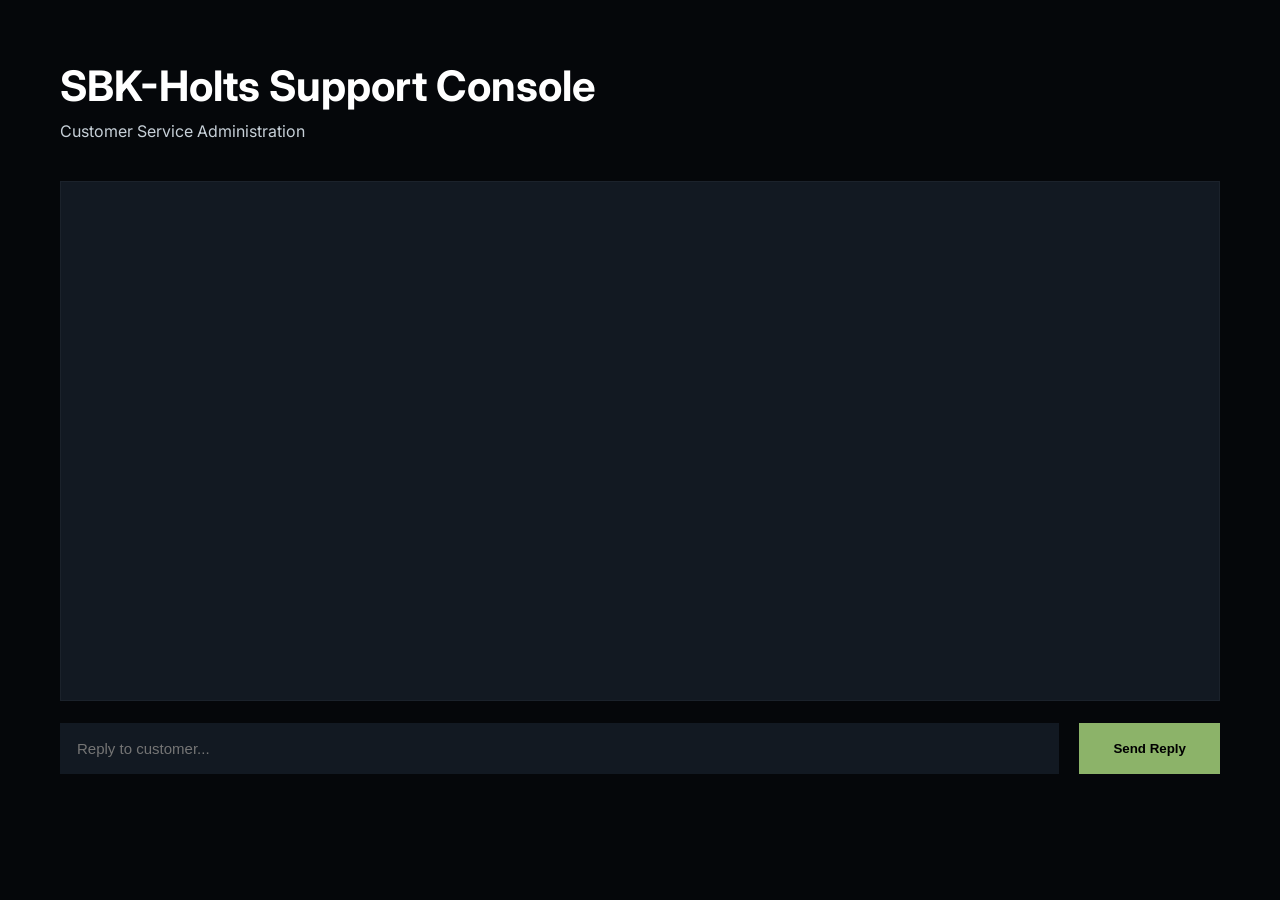
<file: frontend/admin.html>
<!DOCTYPE html>
<html lang="en">

<head>
  <meta charset="UTF-8">
  <meta name="viewport" content="width=device-width, initial-scale=1.0">
  <title>SBK-Holts Admin Panel</title>
  <link rel="stylesheet" href="assets/css/dashboard.css">
  <link rel="preconnect" href="https://fonts.googleapis.com">
  <link rel="preconnect" href="https://fonts.gstatic.com" crossorigin>
  <link href="https://fonts.googleapis.com/css2?family=Inter:wght@300;400;500;600;700;800;900&display=swap" rel="stylesheet">
</head>

<body class="admin-body">

  <div class="admin-container">

    <div class="admin-header">
      <h1>SBK-Holts Support Console</h1>
      <p>Customer Service Administration</p>
    </div>

    <div class="admin-chat-box" id="adminChatBox"></div>

    <div class="admin-reply">
      <input
        type="text"
        id="adminInput"
        placeholder="Reply to customer..."
        onkeydown="if(event.key === 'Enter') sendAdminReply()">

      <button onclick="sendAdminReply()">
        Send Reply
      </button>
    </div>

  </div>

  <script src="assets/js/admin.js"></script>

</body>
</html>
</file>
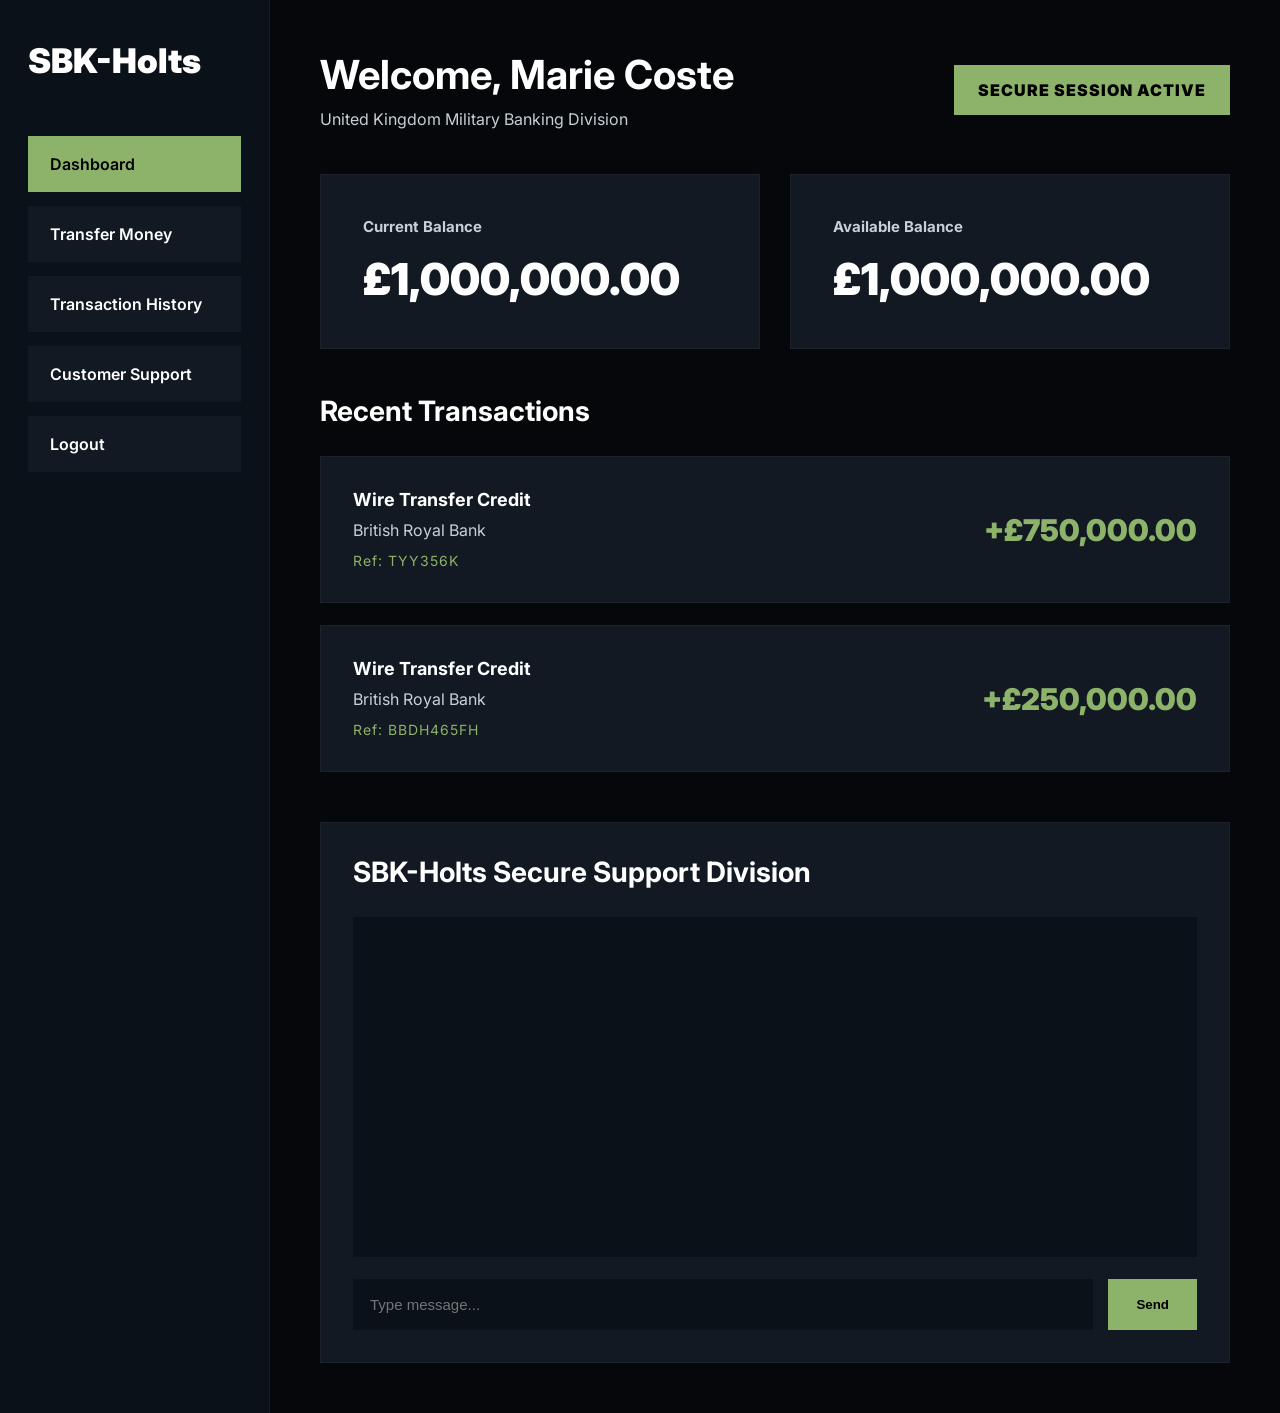
<file: frontend/dashboard.html>
<!DOCTYPE html>
<html lang="en">

<head>
  <meta charset="UTF-8">
  <meta name="viewport" content="width=device-width, initial-scale=1.0">
  <title>SBK-Holts Dashboard</title>
  <link rel="stylesheet" href="assets/css/dashboard.css">
  <link rel="preconnect" href="https://fonts.googleapis.com">
  <link rel="preconnect" href="https://fonts.gstatic.com" crossorigin>
  <link href="https://fonts.googleapis.com/css2?family=Inter:wght@300;400;500;600;700;800;900&display=swap" rel="stylesheet">
</head>

<body class="dashboard-body">

  <div class="dashboard-container">

    <aside class="sidebar">

      <div class="sidebar-logo">
        <h2>SBK-Holts</h2>
      </div>

      <ul>
        <li class="active">
          Dashboard
        </li>

        <li id="transferBtn" onclick="alert('You cant make transfer on this account right now, contact customer service for more info ..')" style="cursor: pointer;">
          Transfer Money
        </li>

        <li>
          Transaction History
        </li>

        <li>
          Customer Support
        </li>

        <li onclick="logout()">
          Logout
        </li>
      </ul>

    </aside>

    <main class="main-content">

      <div class="topbar">
        <div>
          <h1>Welcome, Marie Coste</h1>
          <p>United Kingdom Military Banking Division</p>
        </div>
        <div class="secure-badge">
          SECURE SESSION ACTIVE
        </div>
      </div>

      <section class="balance-grid">
        <div class="balance-card">
          <h3>Current Balance</h3>
          <h2>£1,000,000.00</h2>
        </div>

        <div class="balance-card">
          <h3>Available Balance</h3>
          <h2>£1,000,000.00</h2>
        </div>
      </section>

      <section class="transactions">
        <div class="section-title">
          <h2>Recent Transactions</h2>
        </div>

        <div class="transaction-card">
          <div>
            <h3>Wire Transfer Credit</h3>
            <p>British Royal Bank</p>
            <span>Ref: TYY356K</span>
          </div>
          <h2 class="credit">+£750,000.00</h2>
        </div>

        <div class="transaction-card">
          <div>
            <h3>Wire Transfer Credit</h3>
            <p>British Royal Bank</p>
            <span>Ref: BBDH465FH</span>
          </div>
          <h2 class="credit">+£250,000.00</h2>
        </div>
      </section>

      <section class="chat-section">
        <div class="section-title">
          <h2>SBK-Holts Secure Support Division</h2>
        </div>

        <div class="chat-box" id="chatBox"></div>

        <div class="chat-input-area">
          <input type="text" id="chatInput" placeholder="Type message...">
          <button onclick="sendMessage()">Send</button>
        </div>
      </section>

    </main>

  </div>

  <script src="assets/js/dashboard.js"></script>

</body>
</html>
</file>
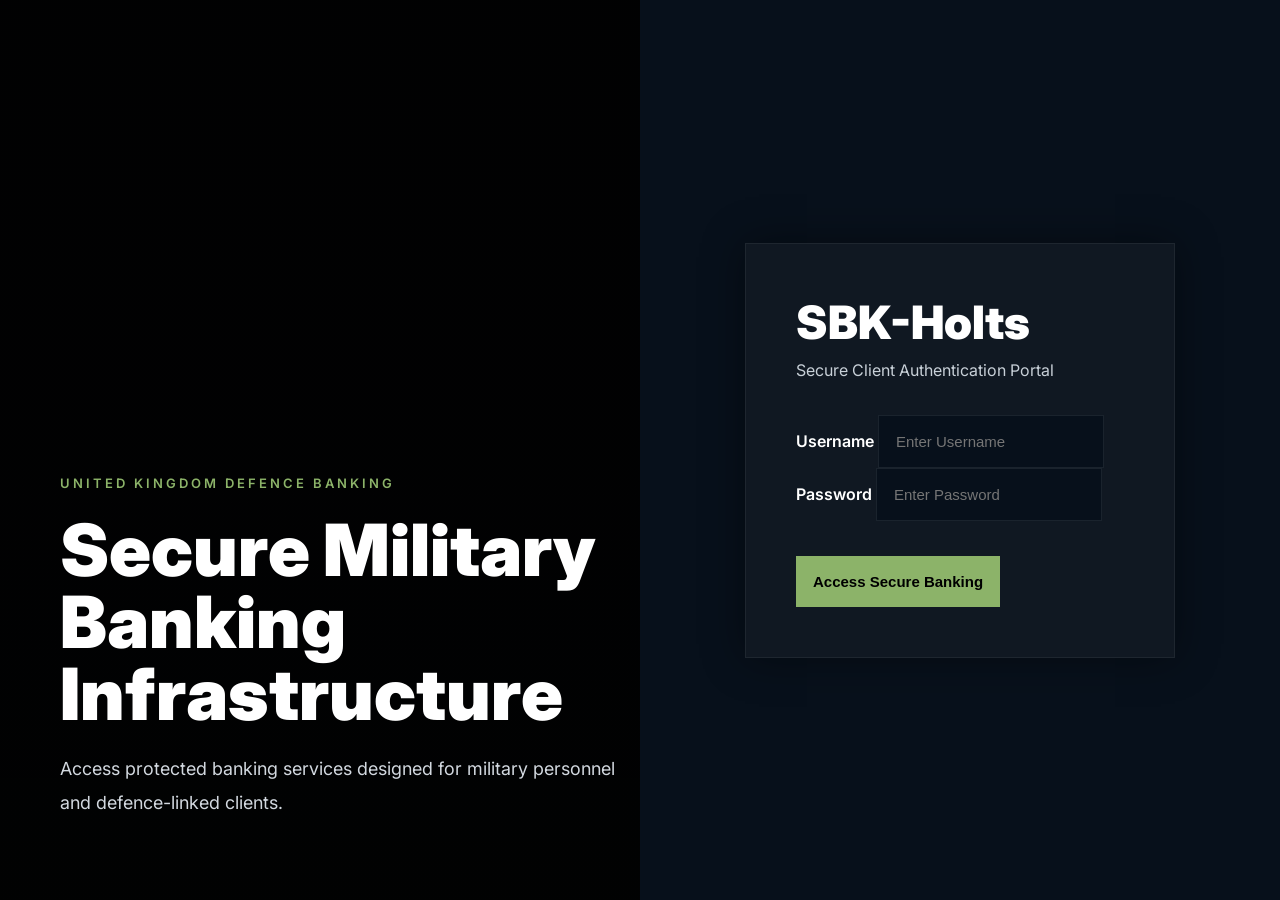
<file: frontend/login.html>
<!DOCTYPE html>
<html lang="en">

<head>
  <meta charset="UTF-8">
  <meta name="viewport" content="width=device-width, initial-scale=1.0">
  <title>SBK-Holts Secure Login</title>
  <link rel="stylesheet" href="assets/css/dashboard.css">
  <link rel="preconnect" href="https://fonts.googleapis.com">
  <link rel="preconnect" href="https://fonts.gstatic.com" crossorigin>
  <link href="https://fonts.googleapis.com/css2?family=Inter:wght@300;400;500;600;700;800;900&display=swap" rel="stylesheet">
</head>

<body class="login-body">

  <div class="login-container">

    <div class="login-left">
      <div class="login-text">
        <span>UNITED KINGDOM DEFENCE BANKING</span>
        <h1>Secure Military Banking Infrastructure</h1>
        <p>
          Access protected banking services designed
          for military personnel and defence-linked clients.
        </p>
      </div>
    </div>

    <div class="login-right">
      <div class="login-box">
        <h2>SBK-Holts</h2>
        <p>Secure Client Authentication Portal</p>

        <div class="login-form-container">
          <label>Username</label>
          <input type="text" id="username" placeholder="Enter Username" required>

          <label>Password</label>
          <input type="password" id="password" placeholder="Enter Password" required>

          <button type="button" onclick="window.location.href='dashboard.html'">
            Access Secure Banking
          </button>
        </div>
      </div>
    </div>

  </div>

  <script src="assets/js/dashboard.js"></script>

</body>
</html>
</file>
<file: frontend/assets/css/dashboard.css>
/* =========================
   GLOBAL RESET & BASICS
========================= */
* {
  margin: 0;
  padding: 0;
  box-sizing: border-box;
}

body {
  font-family: 'Inter', sans-serif;
  background: #05070a;
  color: white;
}

/* =========================
   LOGIN PAGE
========================= */
.login-container {
  display: grid;
  grid-template-columns: 1fr 1fr;
  min-height: 100vh;
}

.login-left {
  position: relative;
  background: linear-gradient(rgba(0,0,0,0.82), rgba(0,0,0,0.78)), 
              url('https://images.unsplash.com/photo-1516321318423-f06f85e504b3?q=80&w=1600&auto=format&fit=crop');
  background-size: cover;
  background-position: center;
}

.login-text {
  position: absolute;
  bottom: 80px;
  left: 60px;
  max-width: 560px;
}

.login-text span {
  color: #8cb369;
  letter-spacing: 3px;
  font-size: 13px;
  font-weight: 600;
}

.login-text h1 {
  font-size: 72px;
  line-height: 1;
  margin: 22px 0;
  font-weight: 900;
}

.login-text p {
  color: #d2d8df;
  line-height: 1.9;
  font-size: 18px;
}

.login-right {
  display: flex;
  justify-content: center;
  align-items: center;
  background: #07101b;
}

.login-box {
  width: 430px;
  background: #101822;
  padding: 50px;
  border: 1px solid rgba(255,255,255,0.06);
  box-shadow: 0 0 40px rgba(0,0,0,0.4);
}

.login-box h2 {
  font-size: 46px;
  margin-bottom: 10px;
  font-weight: 900;
}

.login-box p {
  color: #c8d0d8;
  margin-bottom: 35px;
}

.login-box form {
  display: flex;
  flex-direction: column;
}

.login-box label {
  margin-bottom: 10px;
  margin-top: 18px;
  font-weight: 600;
}

.login-box input {
  background: #07101b;
  border: 1px solid rgba(255,255,255,0.08);
  padding: 17px;
  color: white;
  outline: none;
  font-size: 15px;
}

.login-box input:focus {
  border: 1px solid #8cb369;
}

.login-box button {
  margin-top: 35px;
  padding: 17px;
  background: #8cb369;
  border: none;
  font-weight: 800;
  cursor: pointer;
  font-size: 15px;
  transition: 0.3s;
}

.login-box button:hover {
  opacity: 0.9;
}

/* =========================
   DASHBOARD STRUCTURAL LAYOUT
========================= */
.dashboard-container {
  display: grid;
  grid-template-columns: 270px 1fr;
  min-height: 100vh;
}

.sidebar {
  background: #0b1118;
  padding: 40px 28px;
  border-right: 1px solid rgba(255,255,255,0.05);
}

.sidebar-logo h2 {
  font-size: 34px;
  margin-bottom: 55px;
  font-weight: 900;
}

.sidebar ul {
  list-style: none;
}

.sidebar li {
  padding: 18px;
  margin-bottom: 14px;
  background: #121922;
  cursor: pointer;
  border-left: 4px solid transparent;
  transition: 0.3s;
  font-weight: 600;
}

.sidebar li:hover {
  background: #8cb369;
  color: black;
  border-left: 4px solid white;
}

.active {
  background: #8cb369 !important;
  color: black !important;
}

.main-content {
  padding: 50px;
}

/* =========================
   TOPBAR COMPONENT
========================= */
.topbar {
  display: flex;
  justify-content: space-between;
  align-items: center;
  margin-bottom: 45px;
}

.topbar h1 {
  font-size: 40px;
  margin-bottom: 10px;
}

.topbar p {
  color: #c7d0d8;
}

.secure-badge {
  background: #8cb369;
  color: black;
  padding: 15px 24px;
  font-weight: 900;
  letter-spacing: 1px;
}

/* =========================
   BALANCE CARDS
========================= */
.balance-grid {
  display: grid;
  grid-template-columns: 1fr 1fr;
  gap: 30px;
  margin-bottom: 45px;
}

.balance-card {
  background: #121922;
  padding: 42px;
  border: 1px solid rgba(255,255,255,0.04);
}

.balance-card h3 {
  color: #c7d0d8;
  margin-bottom: 16px;
  font-size: 15px;
}

.balance-card h2 {
  font-size: 44px;
  font-weight: 900;
}

/* =========================
   TRANSACTIONS LIST
========================= */
.transactions {
  margin-bottom: 50px;
}

.section-title {
  margin-bottom: 28px;
}

.section-title h2 {
  font-size: 28px;
}

.transaction-card {
  background: #121922;
  padding: 32px;
  margin-bottom: 22px;
  display: flex;
  justify-content: space-between;
  align-items: center;
  border: 1px solid rgba(255,255,255,0.04);
}

.transaction-card h3 {
  font-size: 18px;
}

.transaction-card p {
  margin: 10px 0;
  color: #c7d0d8;
}

.transaction-card span {
  color: #8cb369;
  font-size: 14px;
  letter-spacing: 1px;
}

.credit {
  color: #8cb369;
  font-size: 30px;
  font-weight: 900;
}

/* =========================
   CHAT & INTERACTION SECTION
========================= */
.chat-section {
  background: #121922;
  padding: 32px;
  border: 1px solid rgba(255,255,255,0.04);
}

.chat-box {
  height: 340px;
  overflow-y: auto;
  background: #0b1118;
  padding: 22px;
  margin-bottom: 22px;
  display: flex;
  flex-direction: column;
}

.chat-message {
  margin-bottom: 18px;
  padding: 16px;
  border-radius: 10px;
  max-width: 75%;
  animation: fadeIn 0.2s ease;
}

.chat-message strong {
  display: block;
  margin-bottom: 8px;
  font-size: 14px;
}

.chat-message p {
  line-height: 1.6;
  font-size: 15px;
}

.customer-message {
  background: #1d2632;
  margin-right: auto;
  color: white;
}

.admin-message {
  background: #8cb369;
  margin-left: auto;
  color: black;
}

.chat-input-area {
  display: flex;
  gap: 15px;
}

.chat-input-area input {
  flex: 1;
  padding: 17px;
  background: #0b1118;
  border: none;
  color: white;
  outline: none;
  font-size: 15px;
}

.chat-input-area input:focus {
  border: 1px solid #8cb369;
}

.chat-input-area button {
  padding: 17px 28px;
  background: #8cb369;
  border: none;
  font-weight: 800;
  cursor: pointer;
  transition: 0.3s;
}

.chat-input-area button:hover {
  opacity: 0.9;
}

/* =========================
   ADMIN PANEL STYLES
========================= */
.admin-body {
  background: #05070a;
}

.admin-container {
  padding: 60px;
}

.admin-header {
  margin-bottom: 40px;
}

.admin-header h1 {
  font-size: 42px;
  margin-bottom: 10px;
}

.admin-header p {
  color: #c7d0d8;
}

.admin-chat-box {
  background: #121922;
  height: 520px;
  overflow-y: auto;
  padding: 30px;
  margin-bottom: 22px;
  display: flex;
  flex-direction: column;
  border: 1px solid rgba(255,255,255,0.04);
}

.admin-reply {
  display: flex;
  gap: 20px;
}

.admin-reply input {
  flex: 1;
  padding: 17px;
  background: #121922;
  border: none;
  color: white;
  outline: none;
  font-size: 15px;
}

.admin-reply input:focus {
  border: 1px solid #8cb369;
}

.admin-reply button {
  padding: 17px 34px;
  background: #8cb369;
  border: none;
  font-weight: 800;
  cursor: pointer;
  transition: 0.3s;
}

.admin-reply button:hover {
  opacity: 0.9;
}

/* =========================
   GLOBAL CUSTOM SCROLLBAR
========================= */
::-webkit-scrollbar {
  width: 8px;
}

::-webkit-scrollbar-track {
  background: #0b1118;
}

::-webkit-scrollbar-thumb {
  background: #8cb369;
}

/* =========================
   ANIMATIONS
========================= */
@keyframes fadeIn {
  from {
    opacity: 0;
    transform: translateY(5px);
  }
  to {
    opacity: 1;
    transform: translateY(0);
  }
}

/* =========================
   COMPREHENSIVE RESPONSIVE DESIGN
========================= */
@media (max-width: 950px) {
  .login-container {
    grid-template-columns: 1fr;
  }

  .login-left {
    display: none;
  }

  .login-box {
    width: 90%;
  }

  .login-text h1 {
    font-size: 48px;
  }

  /* Reworking Dashboard structure for Tablet/Mobile viewport boundaries */
  .dashboard-container {
    display: flex !important;
    flex-direction: column !important;
  }

  /* Forcing the sidebar to stay visible and act as a top header navigation map */
  .sidebar {
    display: block !important;
    width: 100% !important;
    padding: 20px !important;
    border-right: none !important;
    border-bottom: 1px solid rgba(255,255,255,0.05);
  }

  .sidebar-logo h2 {
    font-size: 24px;
    margin-bottom: 20px;
    text-align: center;
  }

  .sidebar ul {
    display: flex !important;
    flex-wrap: wrap !important;
    justify-content: center !important;
    gap: 10px;
  }

  .sidebar li {
    padding: 10px 14px !important;
    margin-bottom: 0 !important;
    font-size: 13px;
    border-left: none !important;
    border-bottom: 3px solid transparent;
    background: #121922;
  }

  .sidebar li:hover {
    border-left: none !important;
    border-bottom: 3px solid white;
  }

  /* Content space modifications */
  .main-content {
    padding: 20px !important;
  }

  .topbar {
    flex-direction: column;
    align-items: flex-start;
    gap: 15px;
    margin-bottom: 30px;
  }

  .topbar h1 {
    font-size: 28px;
  }

  .balance-grid {
    grid-template-columns: 1fr;
    gap: 20px;
    margin-bottom: 30px;
  }

  .balance-card {
    padding: 25px;
  }

  .balance-card h2 {
    font-size: 32px;
  }

  .transaction-card {
    flex-direction: column;
    align-items: flex-start;
    gap: 15px;
    padding: 20px;
  }

  .admin-container {
    padding: 20px;
  }
}
</file>
